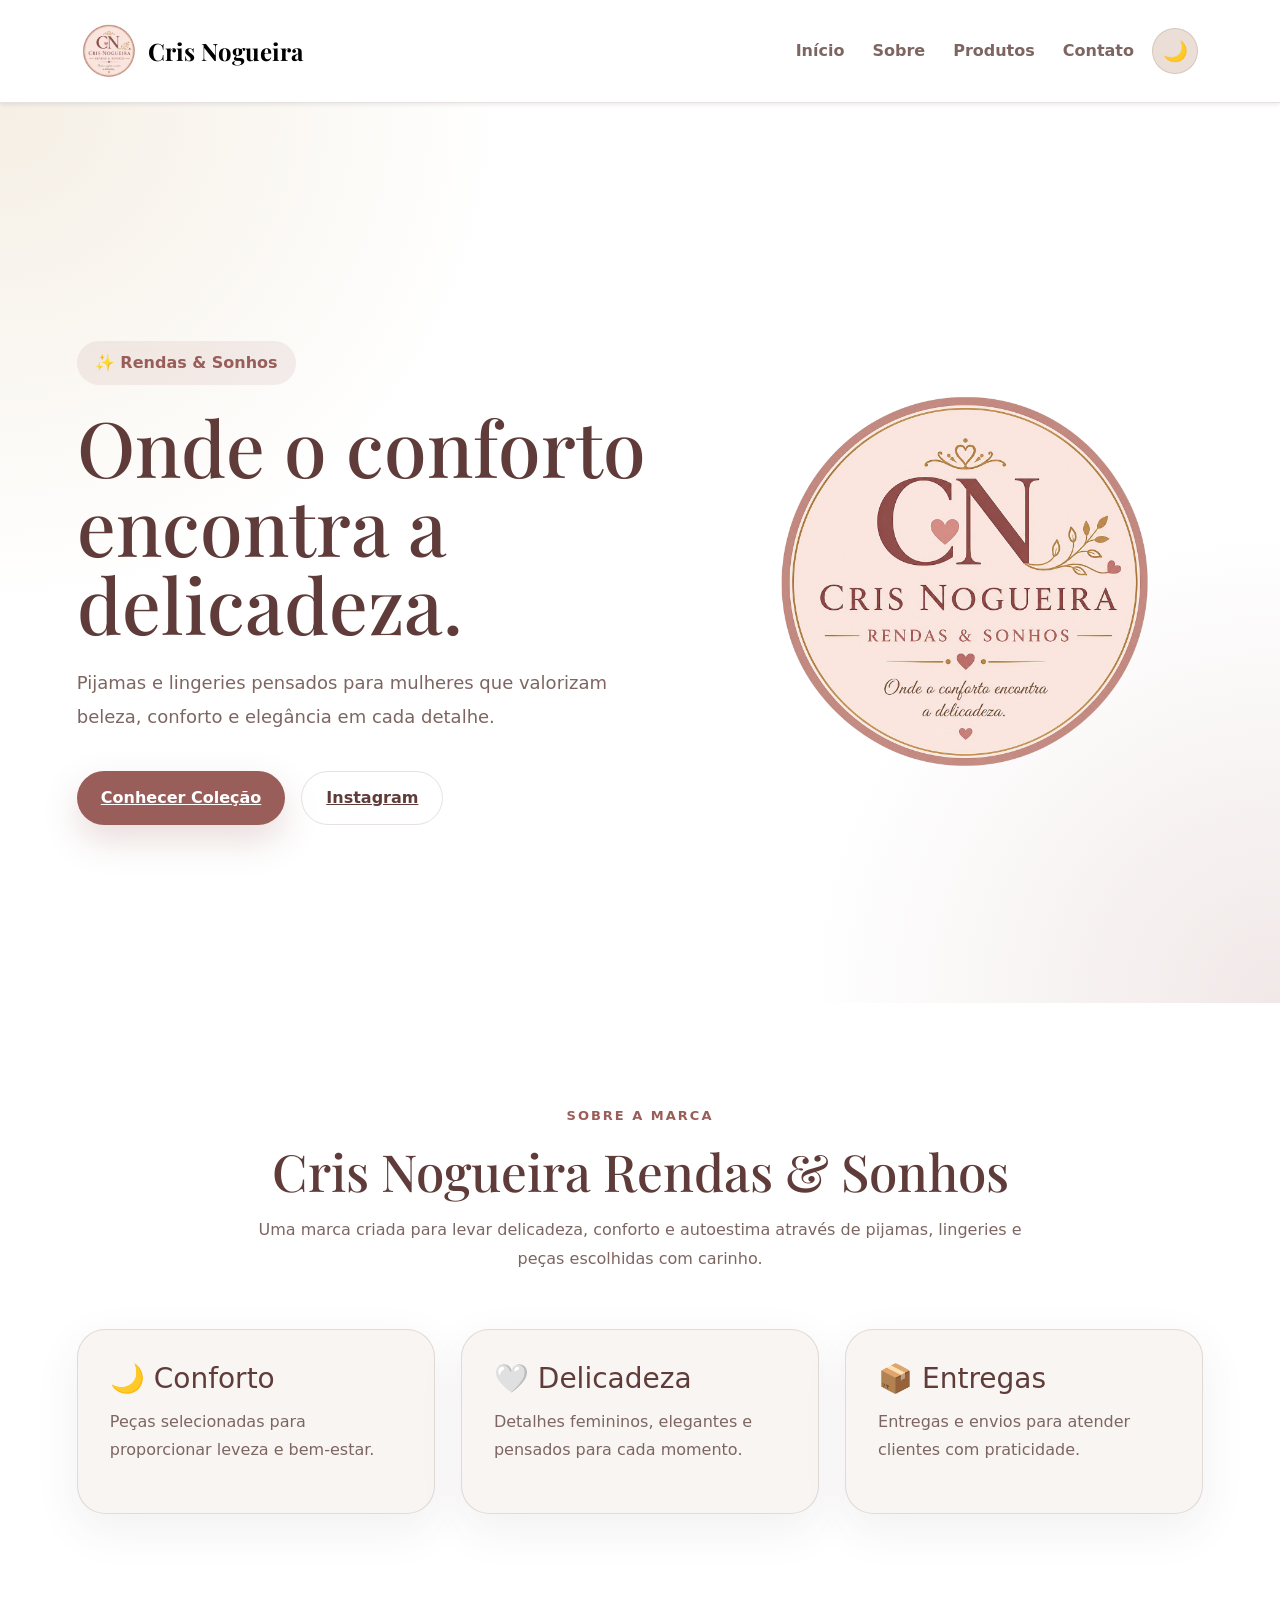
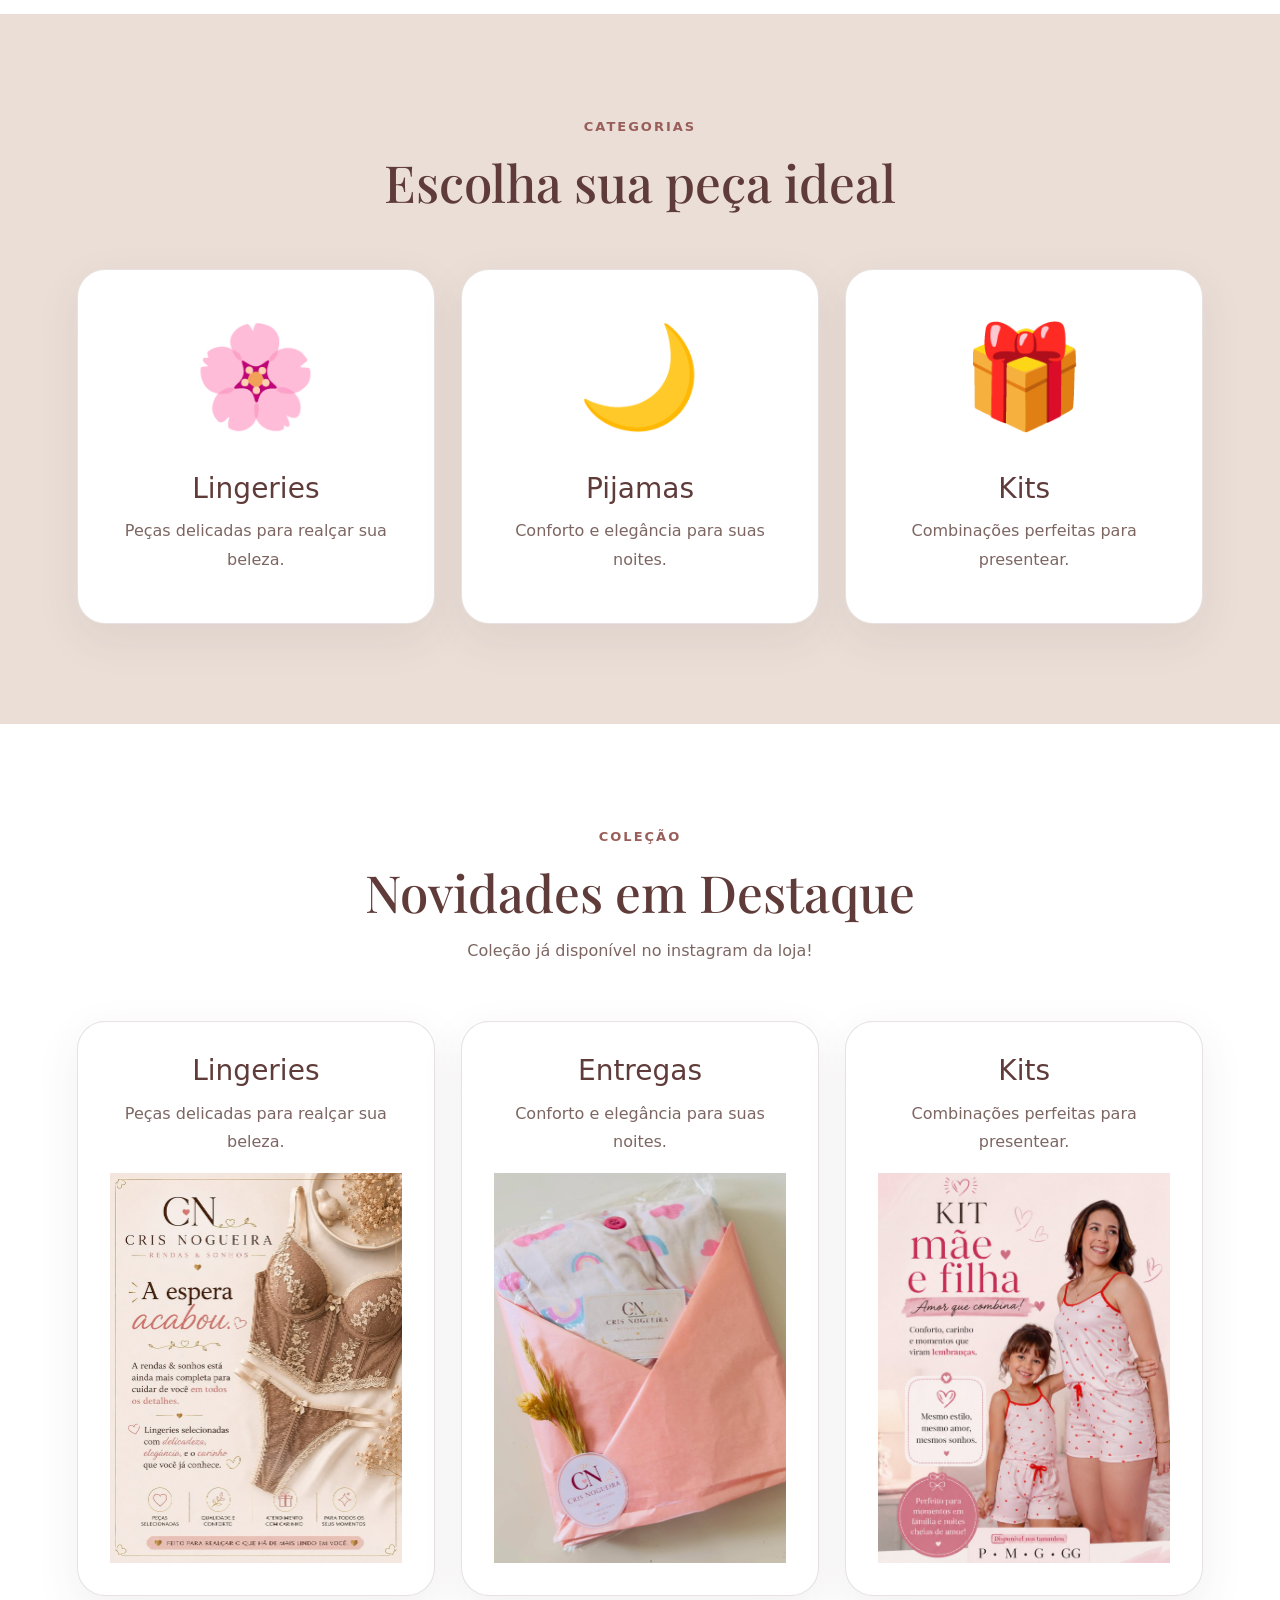
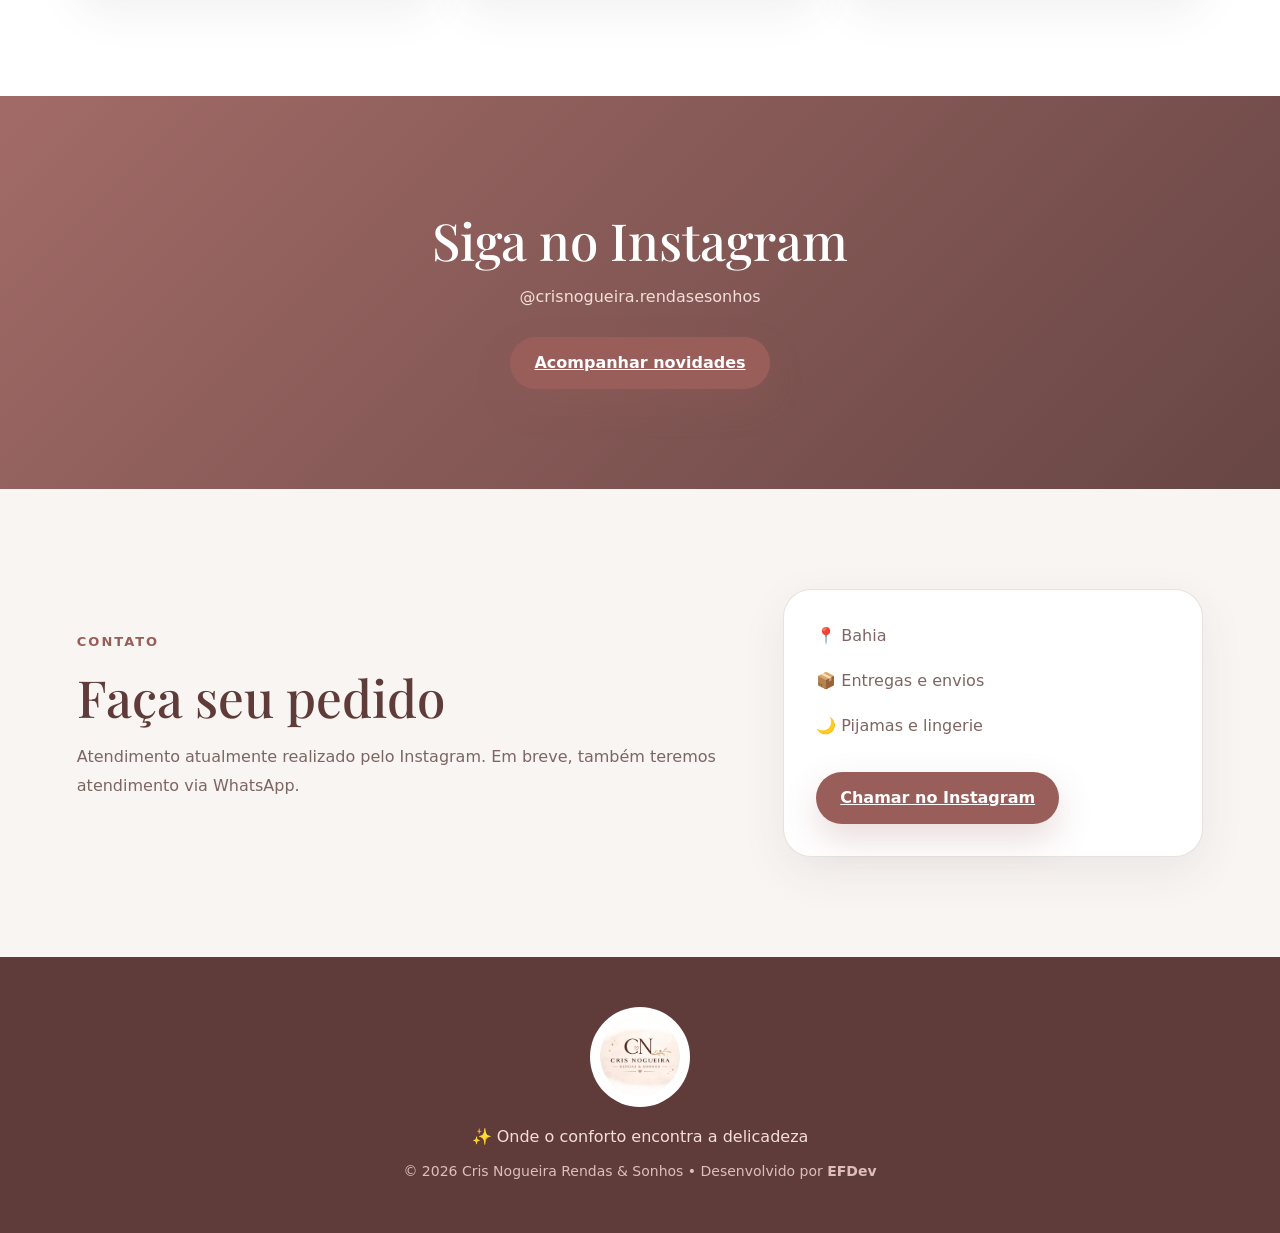
<file: index.html>
<!DOCTYPE html>
<html lang="pt-BR">

<head>
    <meta charset="UTF-8">
    <meta name="viewport" content="width=device-width, initial-scale=1.0">
    <title>Cris Nogueira | Rendas & Sonhos</title>
    <script>
        (() => {
            const savedTheme = localStorage.getItem("cris-theme");

            const theme = savedTheme ||
                (window.matchMedia("(prefers-color-scheme: dark)").matches
                    ? "dark"
                    : "light");

            document.documentElement.setAttribute("data-theme", theme);
        })();
    </script>
    <link rel="stylesheet" href="./css/style.css">

    <link
        href="https://fonts.googleapis.com/css2?family=Playfair+Display:wght@600;700&family=Montserrat:wght@400;500;600;700&display=swap"
        rel="stylesheet">

    <link rel="shortcut icon" href="./assets/Cris Logo 01 -Photoroom.png" type="image/x-icon">

    <link href="https://cdn.jsdelivr.net/npm/bootstrap@5.3.8/dist/css/bootstrap.min.css" rel="stylesheet"
        integrity="sha384-sRIl4kxILFvY47J16cr9ZwB07vP4J8+LH7qKQnuqkuIAvNWLzeN8tE5YBujZqJLB" crossorigin="anonymous">

</head>

<body>
    <script src="https://cdn.jsdelivr.net/npm/bootstrap@5.3.7/dist/js/bootstrap.bundle.min.js"></script>
    <header class="header">

        <nav class="navbar navbar-expand-lg bg-white shadow-sm sticky-top">
            <div class="container">

                <a class="navbar-brand" href="#">
                    <img src="./assets/Cris Logo 01 -Photoroom.png" width="45">
                    <span class="fw-bold fs-4">Cris Nogueira</span>
                </a>

                <button class="navbar-toggler" type="button" data-bs-toggle="collapse" data-bs-target="#menuPrincipal">
                    <span class="navbar-toggler-icon"></span>
                </button>

                <div class="collapse navbar-collapse" id="menuPrincipal">

                    <ul class="navbar-nav ms-auto">
                        <li class="nav-item">
                            <a class="nav-link" href="#inicio">Início</a>
                        </li>

                        <li class="nav-item">
                            <a class="nav-link" href="#sobre">Sobre</a>
                        </li>

                        <li class="nav-item">
                            <a class="nav-link" href="#produtos">Produtos</a>
                        </li>

                        <li class="nav-item">
                            <a class="nav-link" href="#contato">Contato</a>
                        </li>
                    </ul>

                    <button type="button" class="theme-toggle" id="themeToggle" aria-label="Ativar tema escuro"
                        aria-pressed="false">
                        🌙
                    </button>

                </div>

            </div>

        </nav>

        </nav>
    </header>

    <main>

        <section class="hero" id="inicio">
            <div class="hero-content">
                <span class="tag">✨ Rendas & Sonhos</span>

                <h1>Onde o conforto encontra a delicadeza.</h1>

                <p>
                    Pijamas e lingeries pensados para mulheres que valorizam
                    beleza, conforto e elegância em cada detalhe.
                </p>

                <div class="hero-buttons">
                    <a href="#produtos" class="btn-primary">Conhecer Coleção</a>
                    <a href="https://www.instagram.com/crisnogueira.rendasesonhos/" target="_blank"
                        class="btn-secondary">
                        Instagram
                    </a>
                </div>
            </div>
            <div class="hero-card">
                <img src="./assets/Cris Logo 01 -Photoroom.png" alt="Logo Cris Nogueira">
            </div>
        </section>
        <section class="about" id="sobre">
            <div class="section-title">
                <span>Sobre a marca</span>
                <h2>Cris Nogueira Rendas & Sonhos</h2>
                <p>
                    Uma marca criada para levar delicadeza, conforto e autoestima
                    através de pijamas, lingeries e peças escolhidas com carinho.
                </p>
            </div>

            <div class="benefits">
                <article>
                    <h3>🌙 Conforto</h3>
                    <p>Peças selecionadas para proporcionar leveza e bem-estar.</p>
                </article>

                <article>
                    <h3>🤍 Delicadeza</h3>
                    <p>Detalhes femininos, elegantes e pensados para cada momento.</p>
                </article>

                <article>
                    <h3>📦 Entregas</h3>
                    <p>Entregas e envios para atender clientes com praticidade.</p>
                </article>
            </div>
        </section>

        <section class="categories">
            <div class="section-title">
                <span>Categorias</span>
                <h2>Escolha sua peça ideal</h2>
            </div>

            <div class="category-grid">
                <article class="category-card">
                    <div>🌸</div>
                    <h3>Lingeries</h3>
                    <p>Peças delicadas para realçar sua beleza.</p>
                </article>

                <article class="category-card">
                    <div>🌙</div>
                    <h3>Pijamas</h3>
                    <p>Conforto e elegância para suas noites.</p>
                </article>

                <article class="category-card">
                    <div>🎁</div>
                    <h3>Kits</h3>
                    <p>Combinações perfeitas para presentear.</p>
                </article>
            </div>
        </section>

        <section class="products" id="produtos">
            <div class="section-title">
                <span>Coleção</span>
                <h2>Novidades em Destaque</h2>
                <p>Coleção já disponível no instagram da loja!</p>
            </div>
            <div class="category-grid">
                <article class="category-card">
                    <h3>Lingeries</h3>
                    <p>Peças delicadas para realçar sua beleza.</p>
                    <img src="./assets/A espera acabou… Uma novidade preparada com muito carinho… 💖💫Agora, além dos nossos pijamas, t.jpg"
                        alt="" srcset="">
                </article>

                <article class="category-card">
                    <h3>Entregas</h3>
                    <p>Conforto e elegância para suas noites.</p>
                    <img src="./assets/Mais do que um pijama, uma experiência pensada com carinho. 🌙🧸Todo pedido que sai é preparado .jpg"
                        alt="" srcset="">

                </article>

                <article class="category-card">
                    <h3>Kits</h3>
                    <p>Combinações perfeitas para presentear.</p>
                    <img src="./assets/É com o coração cheio de alegria que apresentamos uma das novidades da nossa nova coleção-Conjun.jpg"
                        alt="" srcset="">
                </article>
            </div>
        </section>

        <section class="instagram">
            <h2>Siga no Instagram</h2>
            <p>@crisnogueira.rendasesonhos</p>

            <a href="https://www.instagram.com/crisnogueira.rendasesonhos/" target="_blank" class="btn-primary">
                Acompanhar novidades
            </a>
        </section>

        <section class="contact" id="contato">
            <div>
                <span>Contato</span>
                <h2>Faça seu pedido</h2>
                <p>
                    Atendimento atualmente realizado pelo Instagram. Em breve, também teremos atendimento via WhatsApp.
                </p>
            </div>

            <div class="contact-card">
                <p>📍 Bahia</p>
                <p>📦 Entregas e envios</p>
                <p>🌙 Pijamas e lingerie</p>

                <a href="https://www.instagram.com/crisnogueira.rendasesonhos/" target="_blank" class="btn-primary">
                    Chamar no Instagram
                </a>
            </div>
        </section>

    </main>

    <footer>
        <img src="./assets/Cros Logo 02.jpeg" alt="Cris Nogueira">
        <p>✨ Onde o conforto encontra a delicadeza</p>
        <small>© 2026 Cris Nogueira Rendas & Sonhos • Desenvolvido por EFDev</small>
    </footer>

    <script src="./js/theme.js"></script>
    <script src="./js/app.js"></script>
    <script src="https://cdn.jsdelivr.net/npm/bootstrap@5.3.7/dist/js/bootstrap.bundle.min.js"></script>
</body>

</html>
</file>
<file: css/style.css>
:root {
    --bg: #f8f5f2;
    --bg-soft: #eaded7;
    --rose: #9a5e5a;
    --rose-dark: #5f3c3a;
    --gold: #c8a46a;
    --white: #ffffff;
    --text: #3f2a28;
    --muted: #7d6662;
    --border: rgba(95, 60, 58, 0.15);
    --shadow: 0 25px 60px rgba(95, 60, 58, 0.15);
    --radius: 28px;
    --transition: 0.3s ease;
}

* {
    margin: 0;
    padding: 0;
    box-sizing: border-box;
}

html {
    scroll-behavior: smooth;
}

body {
    background: var(--bg);
    color: var(--text);
    font-family: "Montserrat", sans-serif;
    overflow-x: hidden;
}

a {
    text-decoration: none;
    color: inherit;
}

ul {
    list-style: none;
}

img {
    max-width: 100%;
    display: block;
}


/* ==========================================
   NAVBAR BOOTSTRAP
========================================== */

.navbar {
    background: rgba(248, 245, 242, 0.96) !important;
    border-bottom: 1px solid var(--border);
    box-shadow: 0 4px 20px rgba(95, 60, 58, 0.08);
    backdrop-filter: blur(14px);
    -webkit-backdrop-filter: blur(14px);
    z-index: 1050;
}

.navbar .container {
    min-height: 86px;
}

.navbar-brand {
    display: inline-flex;
    align-items: center;
    gap: 12px;
    margin: 0;
    color: var(--rose-dark);
    font-family: "Playfair Display", serif;
    font-size: 26px;
    font-weight: 700;
}

.navbar-brand:hover {
    color: var(--rose);
}

.navbar-brand img {
    width: 54px;
    height: 54px;
    border-radius: 50%;
    object-fit: cover;
}

.navbar-nav {
    align-items: center;
    gap: 12px;
}

.navbar-nav .nav-link {
    position: relative;
    padding: 10px 8px !important;
    color: var(--muted);
    font-weight: 600;
    transition: var(--transition);
}

.navbar-nav .nav-link:hover,
.navbar-nav .nav-link:focus,
.navbar-nav .nav-link.active {
    color: var(--rose);
}

.navbar-toggler {
    width: 52px;
    height: 52px;
    padding: 10px;
    border: 2px solid var(--rose-dark);
    border-radius: 12px;
    box-shadow: none !important;
}

.navbar-toggler-icon {
    background-image: url("data:image/svg+xml,%3Csvg xmlns='http://www.w3.org/2000/svg' viewBox='0 0 30 30'%3E%3Cpath stroke='%235f3c3a' stroke-linecap='round' stroke-miterlimit='10' stroke-width='2' d='M4 7h22M4 15h22M4 23h22'/%3E%3C/svg%3E");
}

.btn-nav,
.btn-primary,
.btn-secondary {
    display: inline-flex;
    align-items: center;
    justify-content: center;
    min-height: 48px;
    padding: 14px 24px;
    border-radius: 999px;
    font-weight: 700;
    transition: var(--transition);
}

.btn-nav,
.btn-primary {
    background: var(--rose);
    color: var(--white);
    box-shadow: 0 15px 35px rgba(154, 94, 90, 0.22);
}

.btn-nav:hover,
.btn-primary:hover {
    background: var(--rose-dark);
    color: var(--white);
    transform: translateY(-4px);
}

.btn-secondary {
    border: 1px solid var(--border);
    background: rgba(255, 255, 255, 0.45);
    color: var(--rose-dark);
}

.btn-secondary:hover {
    background: var(--white);
    border-color: var(--rose);
    color: var(--rose-dark);
    transform: translateY(-4px);
}

.btn-admin {
    padding: 12px 20px;
    border: 1px solid var(--rose);
    border-radius: 999px;
    color: var(--rose);
    font-weight: 700;
    transition: var(--transition);
}

.btn-admin:hover {
    background: var(--rose);
    color: var(--white);
    transform: translateY(-3px);
}

/* HERO */

.hero {
    min-height: 100vh;
    padding: 140px 6% 80px;
    display: grid;
    grid-template-columns: 1.1fr 0.9fr;
    align-items: center;
    gap: 70px;
    position: relative;
    background:
        radial-gradient(circle at top left, rgba(200, 164, 106, 0.18), transparent 32%),
        radial-gradient(circle at bottom right, rgba(154, 94, 90, 0.14), transparent 30%);
}

.hero-content {
    max-width: 720px;
}

.tag {
    display: inline-flex;
    padding: 10px 18px;
    border-radius: 999px;
    background: rgba(154, 94, 90, 0.1);
    color: var(--rose);
    font-weight: 700;
    margin-bottom: 22px;
}

.hero h1 {
    font-family: "Playfair Display", serif;
    font-size: clamp(46px, 6vw, 82px);
    line-height: 1.02;
    color: var(--rose-dark);
    margin-bottom: 24px;
}

.hero p {
    color: var(--muted);
    font-size: 18px;
    line-height: 1.9;
    margin-bottom: 36px;
}

.hero-buttons {
    display: flex;
    gap: 16px;
    flex-wrap: wrap;
}

.hero-card {
    display: flex;
    justify-content: center;
    align-items: center;
    padding: 45px;
    animation: float 4s ease-in-out infinite;
}

.hero-card img {
    width: min(600px, 100%);
    border-radius: 50%;
}

/* SECTIONS */

section {
    padding: 100px 6%;
}

.section-title {
    text-align: center;
    max-width: 780px;
    margin: 0 auto 55px;
}

.section-title span,
.contact span {
    color: var(--rose);
    font-weight: 800;
    text-transform: uppercase;
    letter-spacing: 2px;
    font-size: 13px;
}

.section-title h2,
.contact h2,
.instagram h2 {
    font-family: "Playfair Display", serif;
    font-size: clamp(36px, 4vw, 56px);
    color: var(--rose-dark);
    margin: 14px 0;
}

.section-title p {
    color: var(--muted);
    line-height: 1.8;
}

/* ABOUT */

.about {
    background: var(--white);
}

.benefits {
    display: grid;
    grid-template-columns: repeat(3, 1fr);
    gap: 26px;
    width: min(1150px, 100%);
    margin: auto;
}

.benefits article,
.category-card,
.product-card,
.contact-card {
    background: var(--bg);
    border: 1px solid var(--border);
    border-radius: var(--radius);
    padding: 32px;
    box-shadow: 0 15px 45px rgba(95, 60, 58, 0.08);
    transition: var(--transition);
}

.benefits article:hover,
.category-card:hover,
.product-card:hover {
    transform: translateY(-10px);
    box-shadow: var(--shadow);
}

.benefits h3,
.category-card h3,
.product-card h3 {
    color: var(--rose-dark);
    margin-bottom: 12px;
}

.benefits p,
.category-card p,
.product-card p,
.contact p {
    color: var(--muted);
    line-height: 1.8;
}

/* CATEGORIES */

.categories {
    background: var(--bg-soft);
}

.category-grid {
    display: grid;
    grid-template-columns: repeat(3, 1fr);
    gap: 26px;
    width: min(2000px, 100%);
    margin: auto;
}

.category-card {
    text-align: center;
    background: var(--white);
}

.category-card div {
    font-size: 100px;
    margin-bottom: 20px;
}

/* PRODUCTS */

.products {
    background: var(--white);
}

.products-grid {
    display: grid;
    grid-template-columns: repeat(3, 1fr);
    gap: 26px;
    width: min(1150px, 100%);
    margin: auto;
}

.product-image {
    height: 240px;
    border-radius: 22px;
    background: linear-gradient(135deg, var(--bg-soft), #fff);
    display: flex;
    align-items: center;
    justify-content: center;
    font-size: 70px;
    margin-bottom: 22px;
}

.price {
    display: block;
    color: var(--rose);
    font-weight: 800;
    font-size: 22px;
    margin: 16px 0;
}

/* INSTAGRAM */

.instagram {
    text-align: center;
    background:
        linear-gradient(135deg, rgba(154, 94, 90, 0.92), rgba(95, 60, 58, 0.95));
    color: var(--white);
}

.instagram h2 {
    color: var(--white);
}

.instagram p {
    margin-bottom: 28px;
    color: #f3dfda;
}

/* CONTACT */

.contact {
    display: grid;
    grid-template-columns: 1fr 420px;
    gap: 40px;
    align-items: center;
    background: var(--bg);
}

.contact-card {
    background: var(--white);
}

.contact-card p {
    margin-bottom: 16px;
}

.contact-card .btn-primary {
    margin-top: 15px;
}

/* FOOTER */

footer {
    padding: 50px 6%;
    text-align: center;
    background: var(--rose-dark);
    color: var(--white);
}

footer img {
    width: 100px;
    height: 100px;
    margin: 0 auto 18px;
    border-radius: 50%;
}

footer p {
    color: #f4deda;
    margin-bottom: 10px;
}

footer small {
    color: #dbc0ba;
}

/* ANIMAÇÕES */

@keyframes float {
    0%, 100% {
        transform: translateY(0);
    }

    50% {
        transform: translateY(-18px);
    }
}


/* DETALHES DOS PRODUTOS */

.product-image img {
    width: 100%;
    height: 100%;
    object-fit: cover;
    border-radius: 22px;
}

.product-image span {
    font-size: 70px;
}

.product-category {
    display: inline-block;
    margin-bottom: 12px;
    padding: 7px 14px;
    border-radius: 999px;
    background: rgba(154, 94, 90, 0.12);
    color: var(--rose);
    font-size: 13px;
    font-weight: 700;
}

.stock {
    display: block;
    margin-bottom: 18px;
    color: var(--muted);
}

.empty-products {
    grid-column: 1 / -1;
    text-align: center;
    padding: 60px;
    background: var(--bg);
    border-radius: var(--radius);
    border: 1px solid var(--border);
}

.empty-products h3 {
    color: var(--rose-dark);
    margin-bottom: 10px;
}


/* ==========================================
   RESPONSIVIDADE
========================================== */

@media (max-width: 1100px) {
    .hero {
        grid-template-columns: 1fr;
        gap: 45px;
        padding-top: 130px;
        text-align: center;
    }

    .hero-content {
        margin: 0 auto;
    }

    .hero-buttons {
        justify-content: center;
    }

    .hero-card {
        width: min(520px, 100%);
        margin: 0 auto;
    }

    .benefits,
    .category-grid,
    .products-grid {
        grid-template-columns: repeat(2, minmax(0, 1fr));
    }

    .contact {
        grid-template-columns: 1fr;
        text-align: center;
    }

    .contact-card {
        width: 100%;
        max-width: 520px;
        margin: 0 auto;
    }
}

@media (max-width: 991.98px) {
    .navbar .container {
        min-height: 76px;
    }

    .navbar-collapse {
        margin-top: 12px;
        padding: 18px;
        background: var(--bg);
        border: 1px solid var(--border);
        border-radius: 0 0 18px 18px;
        box-shadow: 0 18px 35px rgba(95, 60, 58, 0.14);
    }

    .navbar-nav {
        align-items: stretch;
        gap: 6px;
    }

    .navbar-nav .nav-link {
        padding: 12px 14px !important;
        border-radius: 12px;
        text-align: left;
    }

    .navbar-nav .nav-link:hover {
        background: var(--bg-soft);
    }

    .btn-nav,
    .btn-admin,
    .btn-loja {
        width: 100%;
        margin-top: 8px;
    }
}

@media (max-width: 700px) {
    section {
        padding: 75px 22px;
    }

    .navbar-brand {
        gap: 9px;
        font-size: 21px;
    }

    .navbar-brand img {
        width: 46px;
        height: 46px;
    }

    .hero {
        min-height: auto;
        padding: 115px 22px 70px;
    }

    .hero h1 {
        font-size: 44px;
        line-height: 1.08;
    }

    .hero p {
        font-size: 16px;
        line-height: 1.75;
    }

    .hero-buttons {
        flex-direction: column;
        align-items: stretch;
    }

    .hero-buttons a {
        width: 100%;
    }

    .hero-card {
        padding: 26px;
    }

    .hero-card img {
        width: 260px;
    }

    .section-title {
        margin-bottom: 38px;
    }

    .section-title h2,
    .contact h2,
    .instagram h2 {
        font-size: 38px;
    }

    .benefits,
    .category-grid,
    .products-grid {
        grid-template-columns: 1fr;
    }

    .benefits article,
    .category-card,
    .product-card,
    .contact-card {
        padding: 25px;
    }

    .product-image {
        height: 280px;
    }

    .product-card .btn-primary {
        width: 100%;
    }

    .instagram {
        padding-right: 24px;
        padding-left: 24px;
    }

    footer {
        padding: 45px 22px;
    }
}

@media (max-width: 480px) {
    .navbar-brand span {
        font-size: 19px;
    }

    .navbar-toggler {
        width: 46px;
        height: 46px;
    }

    .hero {
        padding-top: 105px;
    }

    .hero h1 {
        font-size: 36px;
    }

    .tag {
        padding: 9px 14px;
        font-size: 12px;
    }

    .hero-card img {
        width: 220px;
    }

    .section-title h2,
    .contact h2,
    .instagram h2 {
        font-size: 32px;
    }

    .product-image {
        height: 230px;
    }

    .empty-products {
        padding: 35px 20px;
    }
}


/* ==========================================
   TEMA CLARO E ESCURO
========================================== */

:root {
    color-scheme: light;
}

html[data-theme="dark"] {
    color-scheme: dark;

    --bg: #1b1514;
    --bg-soft: #2a201e;
    --rose: #d08a84;
    --rose-dark: #f0c8c3;
    --gold: #d9b978;
    --white: #241b1a;
    --text: #f5e9e6;
    --muted: #c8aaa5;
    --border: rgba(240, 200, 195, 0.16);
    --shadow: 0 25px 60px rgba(0, 0, 0, 0.35);
}

body,
.navbar,
.navbar-collapse,
.about,
.products,
.categories,
.contact,
.product-card,
.category-card,
.contact-card,
.benefits article,
.empty-products,
.btn-secondary {
    transition:
        background-color var(--transition),
        color var(--transition),
        border-color var(--transition),
        box-shadow var(--transition);
}

html[data-theme="dark"] body {
    background: var(--bg);
    color: var(--text);
}

html[data-theme="dark"] .navbar {
    background: rgba(27, 21, 20, 0.94) !important;
    border-bottom-color: var(--border);
    box-shadow: 0 4px 20px rgba(0, 0, 0, 0.28);
}

html[data-theme="dark"] .navbar-brand,
html[data-theme="dark"] .navbar-nav .nav-link {
    color: var(--text);
}

html[data-theme="dark"] .navbar-nav .nav-link:hover,
html[data-theme="dark"] .navbar-nav .nav-link:focus,
html[data-theme="dark"] .navbar-nav .nav-link.active {
    color: var(--rose);
}

html[data-theme="dark"] .navbar-toggler {
    border-color: var(--rose);
}

html[data-theme="dark"] .navbar-toggler-icon {
    background-image: url("data:image/svg+xml,%3Csvg xmlns='http://www.w3.org/2000/svg' viewBox='0 0 30 30'%3E%3Cpath stroke='%23f0c8c3' stroke-linecap='round' stroke-miterlimit='10' stroke-width='2' d='M4 7h22M4 15h22M4 23h22'/%3E%3C/svg%3E");
}

html[data-theme="dark"] .hero {
    background:
        radial-gradient(circle at top left, rgba(217, 185, 120, 0.11), transparent 32%),
        radial-gradient(circle at bottom right, rgba(208, 138, 132, 0.12), transparent 30%);
}

html[data-theme="dark"] .about,
html[data-theme="dark"] .products {
    background: #211918;
}

html[data-theme="dark"] .categories,
html[data-theme="dark"] .contact {
    background: var(--bg-soft);
}

html[data-theme="dark"] .benefits article,
html[data-theme="dark"] .category-card,
html[data-theme="dark"] .product-card,
html[data-theme="dark"] .contact-card,
html[data-theme="dark"] .empty-products {
    background: var(--white);
    border-color: var(--border);
}

html[data-theme="dark"] .product-image {
    background: linear-gradient(135deg, #342725, #211918);
}

html[data-theme="dark"] .btn-secondary {
    background: rgba(255, 255, 255, 0.05);
    color: var(--text);
}

html[data-theme="dark"] .btn-secondary:hover {
    background: rgba(255, 255, 255, 0.1);
}

html[data-theme="dark"] footer {
    background: #120e0d;
}

.theme-toggle {
    width: 46px;
    height: 46px;
    margin-left: 10px;
    display: inline-flex;
    align-items: center;
    justify-content: center;
    flex: 0 0 auto;
    border: 1px solid var(--border);
    border-radius: 50%;
    background: var(--bg-soft);
    color: var(--rose-dark);
    font-size: 20px;
    cursor: pointer;
    transition: var(--transition);
}

.theme-toggle:hover {
    background: var(--rose);
    color: var(--white);
    transform: translateY(-2px);
}

.theme-toggle:focus-visible {
    outline: 3px solid rgba(154, 94, 90, 0.28);
    outline-offset: 3px;
}

@media (max-width: 991.98px) {
    html[data-theme="dark"] .navbar-collapse {
        background: var(--bg);
    }

    .theme-toggle {
        margin: 10px 0 0;
        width: 100%;
        border-radius: 14px;
    }
}
</file>
